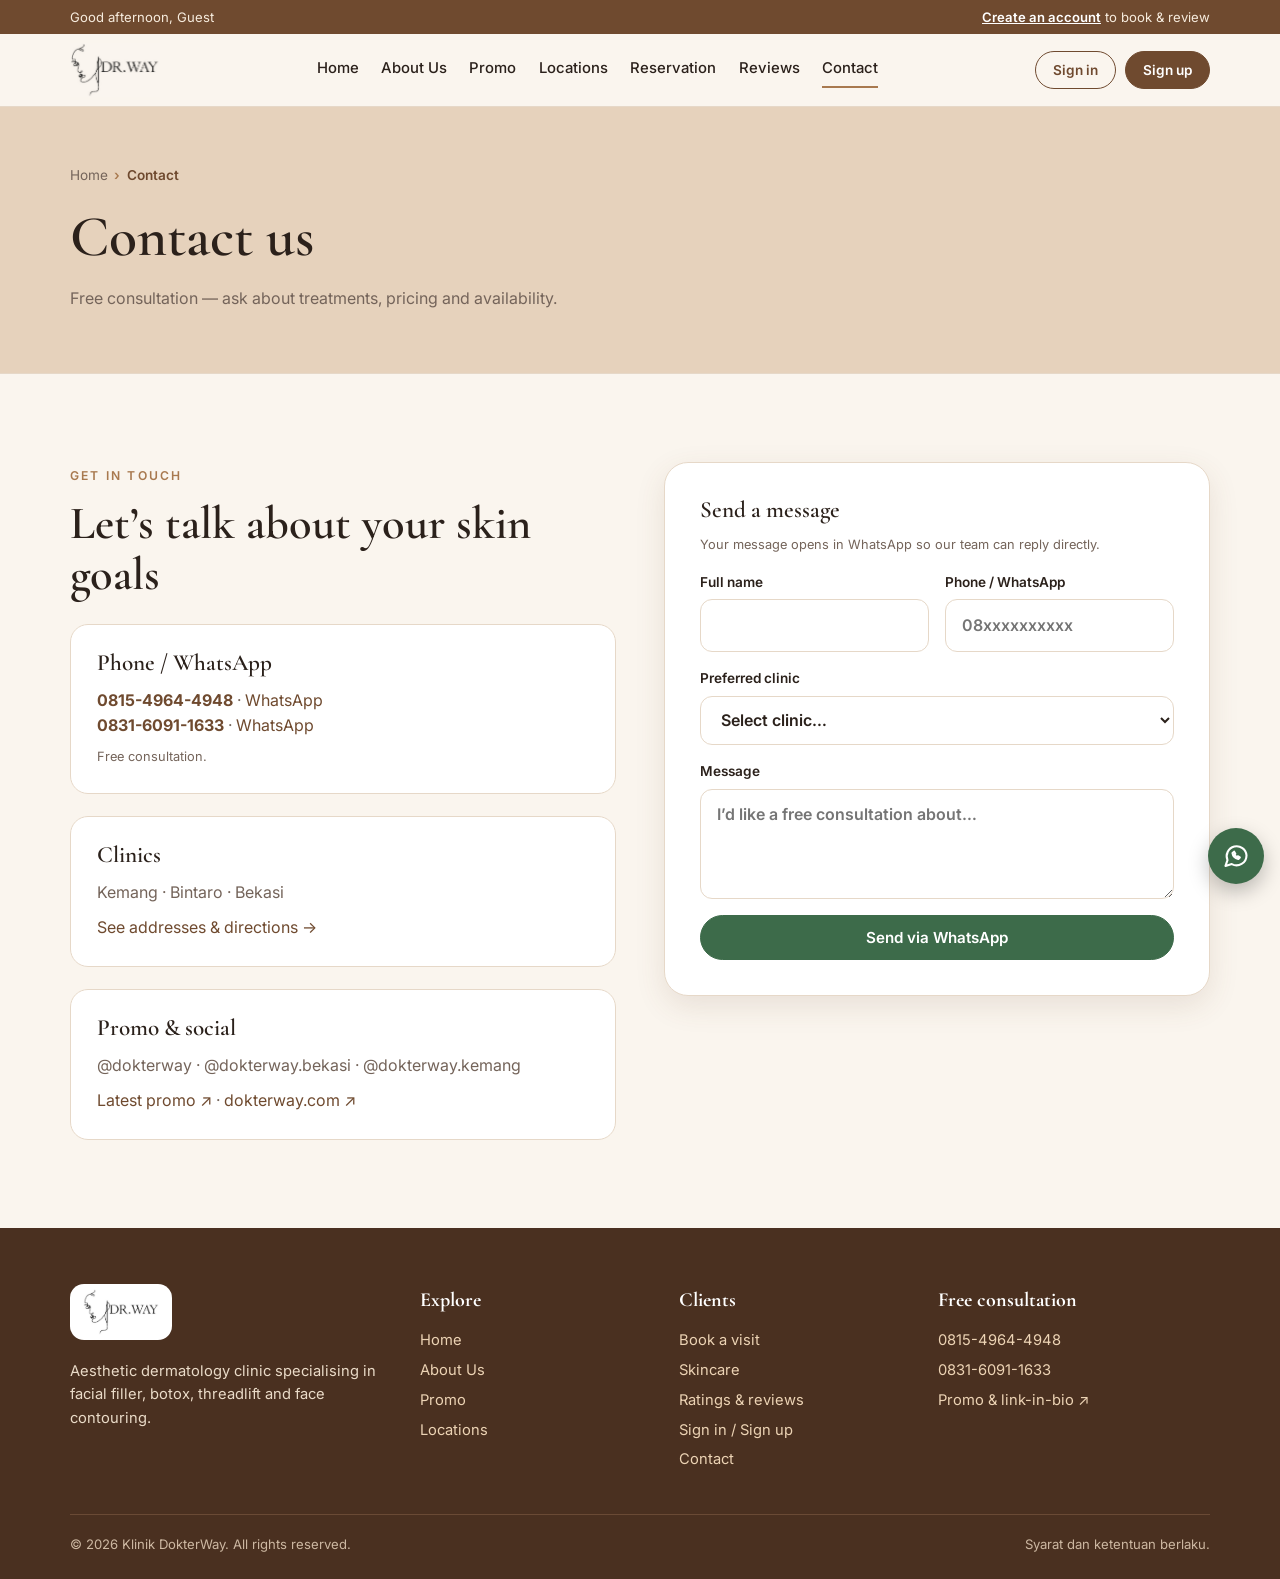
<file: contact.html>
<!doctype html>
<html lang="en">
<head>
<meta charset="utf-8">
<meta name="viewport" content="width=device-width,initial-scale=1,viewport-fit=cover">
<meta name="theme-color" content="#6f4a2f">
<link rel="icon" href="assets/logo.png">
<title>Contact – DokterWay Clinic · Free Consultation</title>
<meta name="description" content="Contact DokterWay clinic for a free consultation. Call or WhatsApp 081549644948 / 083160911633.">
<link rel="preconnect" href="https://fonts.googleapis.com"><link rel="preconnect" href="https://fonts.gstatic.com" crossorigin>
<link href="https://fonts.googleapis.com/css2?family=Cormorant+Garamond:ital,wght@0,500;0,600;0,700;1,500&family=Inter:wght@400;500;600&display=swap" rel="stylesheet">
<link rel="stylesheet" href="styles.css">
</head>
<body data-page="contact">
<header id="site-header"></header>
<main>
<section class="page-hero">
  <div class="container">
    <nav aria-label="Breadcrumb"><ol class="breadcrumbs"><li><a href="index.html">Home</a></li><li aria-current="page">Contact</li></ol></nav>
    <h1>Contact us</h1>
    <p>Free consultation — ask about treatments, pricing and availability.</p>
  </div>
</section>

<section class="section">
  <div class="container split" style="align-items:start">
    <div>
      <span class="eyebrow">Get in touch</span>
      <h2>Let’s talk about your skin goals</h2>
      <div class="grid" style="margin-top:1.4rem">
        <article class="card"><h3>Phone / WhatsApp</h3>
          <p><a href="tel:081549644948"><strong>0815-4964-4948</strong></a> · <a href="https://wa.me/6281549644948" target="_blank" rel="noopener">WhatsApp</a></p>
          <p><a href="tel:083160911633"><strong>0831-6091-1633</strong></a> · <a href="https://wa.me/6283160911633" target="_blank" rel="noopener">WhatsApp</a></p>
          <p class="hint" style="margin-top:.5rem">Free consultation.</p></article>
        <article class="card"><h3>Clinics</h3>
          <p>Kemang · Bintaro · Bekasi</p><p style="margin-top:.6rem"><a href="locations.html">See addresses &amp; directions →</a></p></article>
        <article class="card"><h3>Promo &amp; social</h3>
          <p>@dokterway · @dokterway.bekasi · @dokterway.kemang</p>
          <p style="margin-top:.6rem"><a href="https://msha.ke/dokterway" target="_blank" rel="noopener">Latest promo ↗</a> · <a href="https://www.dokterway.com" target="_blank" rel="noopener">dokterway.com ↗</a></p></article>
      </div>
    </div>
    <div class="form-card">
      <h3>Send a message</h3>
      <p class="hint" style="margin-bottom:1rem">Your message opens in WhatsApp so our team can reply directly.</p>
      <form id="contact-form">
        <div class="row">
          <label>Full name<input name="name" required autocomplete="name"></label>
          <label>Phone / WhatsApp<input name="phone" type="tel" required autocomplete="tel" placeholder="08xxxxxxxxxx"></label>
        </div>
        <label>Preferred clinic<select id="c-clinic" name="clinic"></select></label>
        <label>Message<textarea name="message" required placeholder="I’d like a free consultation about…"></textarea></label>
        <button class="btn wa" type="submit">Send via WhatsApp</button>
      </form>
    </div>
  </div>
</section>
</main>
<footer id="site-footer"></footer>
<script src="app.js"></script>
</body>
</html>
</file>
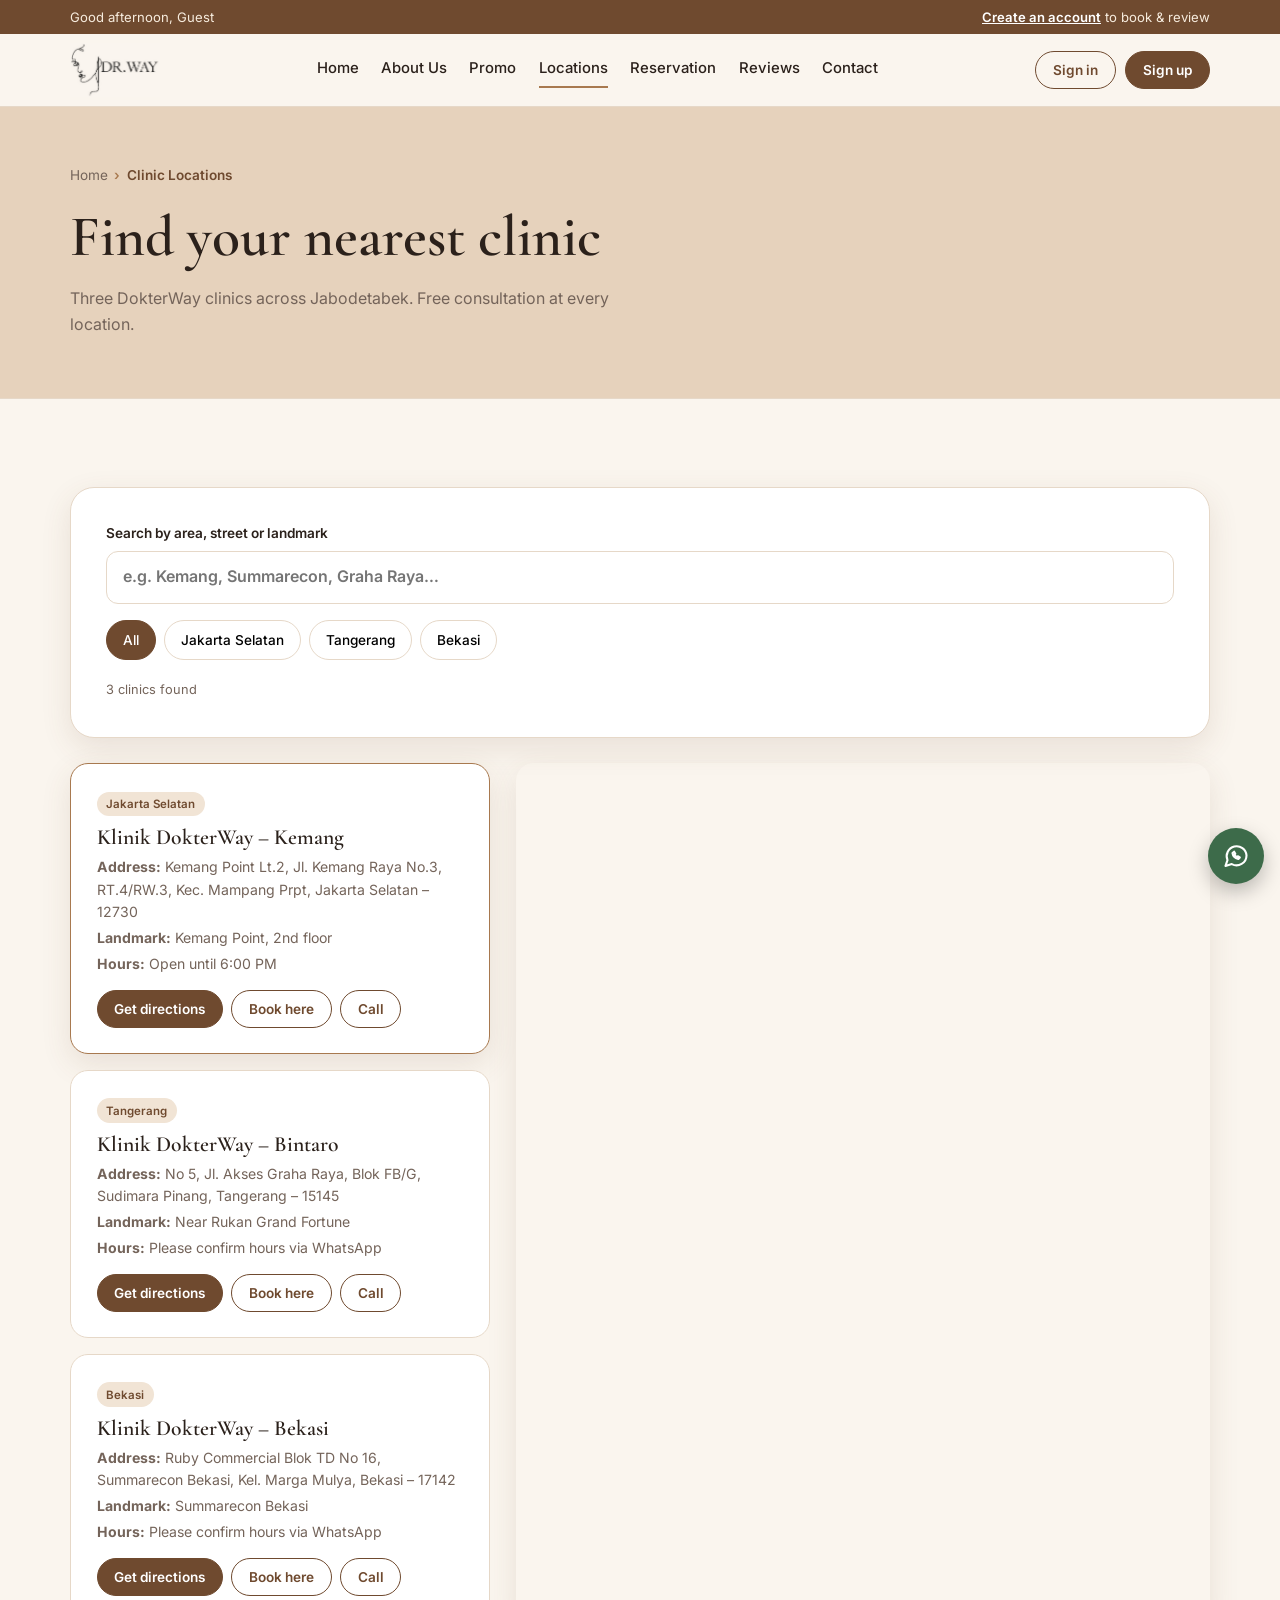
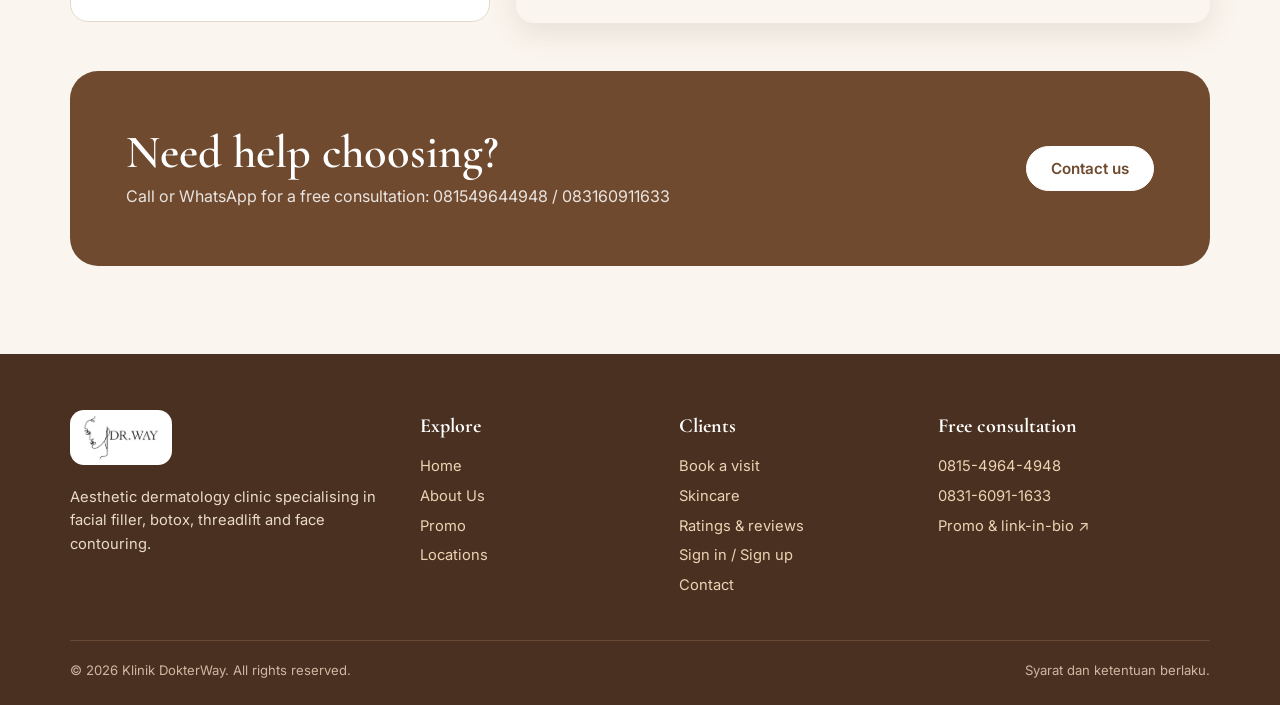
<file: locations.html>
<!doctype html>
<html lang="en">
<head>
<meta charset="utf-8">
<meta name="viewport" content="width=device-width,initial-scale=1,viewport-fit=cover">
<meta name="theme-color" content="#6f4a2f">
<link rel="icon" href="assets/logo.png">
<title>Clinic Locations – DokterWay Kemang, Bintaro, Bekasi</title>
<meta name="description" content="Find a DokterWay clinic: Kemang (Jakarta Selatan), Bintaro (Tangerang) and Bekasi.">
<link rel="preconnect" href="https://fonts.googleapis.com"><link rel="preconnect" href="https://fonts.gstatic.com" crossorigin>
<link href="https://fonts.googleapis.com/css2?family=Cormorant+Garamond:ital,wght@0,500;0,600;0,700;1,500&family=Inter:wght@400;500;600&display=swap" rel="stylesheet">
<link rel="stylesheet" href="styles.css">
</head>
<body data-page="locations">
<header id="site-header"></header>
<main>
<section class="page-hero">
  <div class="container">
    <nav aria-label="Breadcrumb"><ol class="breadcrumbs"><li><a href="index.html">Home</a></li><li aria-current="page">Clinic Locations</li></ol></nav>
    <h1>Find your nearest clinic</h1>
    <p>Three DokterWay clinics across Jabodetabek. Free consultation at every location.</p>
  </div>
</section>

<section class="section">
  <div class="container">
    <div class="form-card" style="margin-bottom:1.6rem">
      <label for="loc-q">Search by area, street or landmark
        <input id="loc-q" type="search" placeholder="e.g. Kemang, Summarecon, Graha Raya…" autocomplete="off">
      </label>
      <div class="chips" id="loc-chips" aria-label="Filter by area"></div>
      <span class="hint" id="loc-count" aria-live="polite"></span>
    </div>
    <div class="loc-layout">
      <div class="loc-list" id="loc-list"></div>
      <iframe id="loc-map" class="map" title="Clinic map" loading="lazy" referrerpolicy="no-referrer-when-downgrade"></iframe>
    </div>

    <div class="cta-band" style="margin-top:3rem">
      <div><h2>Need help choosing?</h2><p>Call or WhatsApp for a free consultation: 081549644948 / 083160911633</p></div>
      <a class="btn" href="contact.html">Contact us</a>
    </div>
  </div>
</section>
</main>
<footer id="site-footer"></footer>
<script src="app.js"></script>
</body>
</html>
</file>
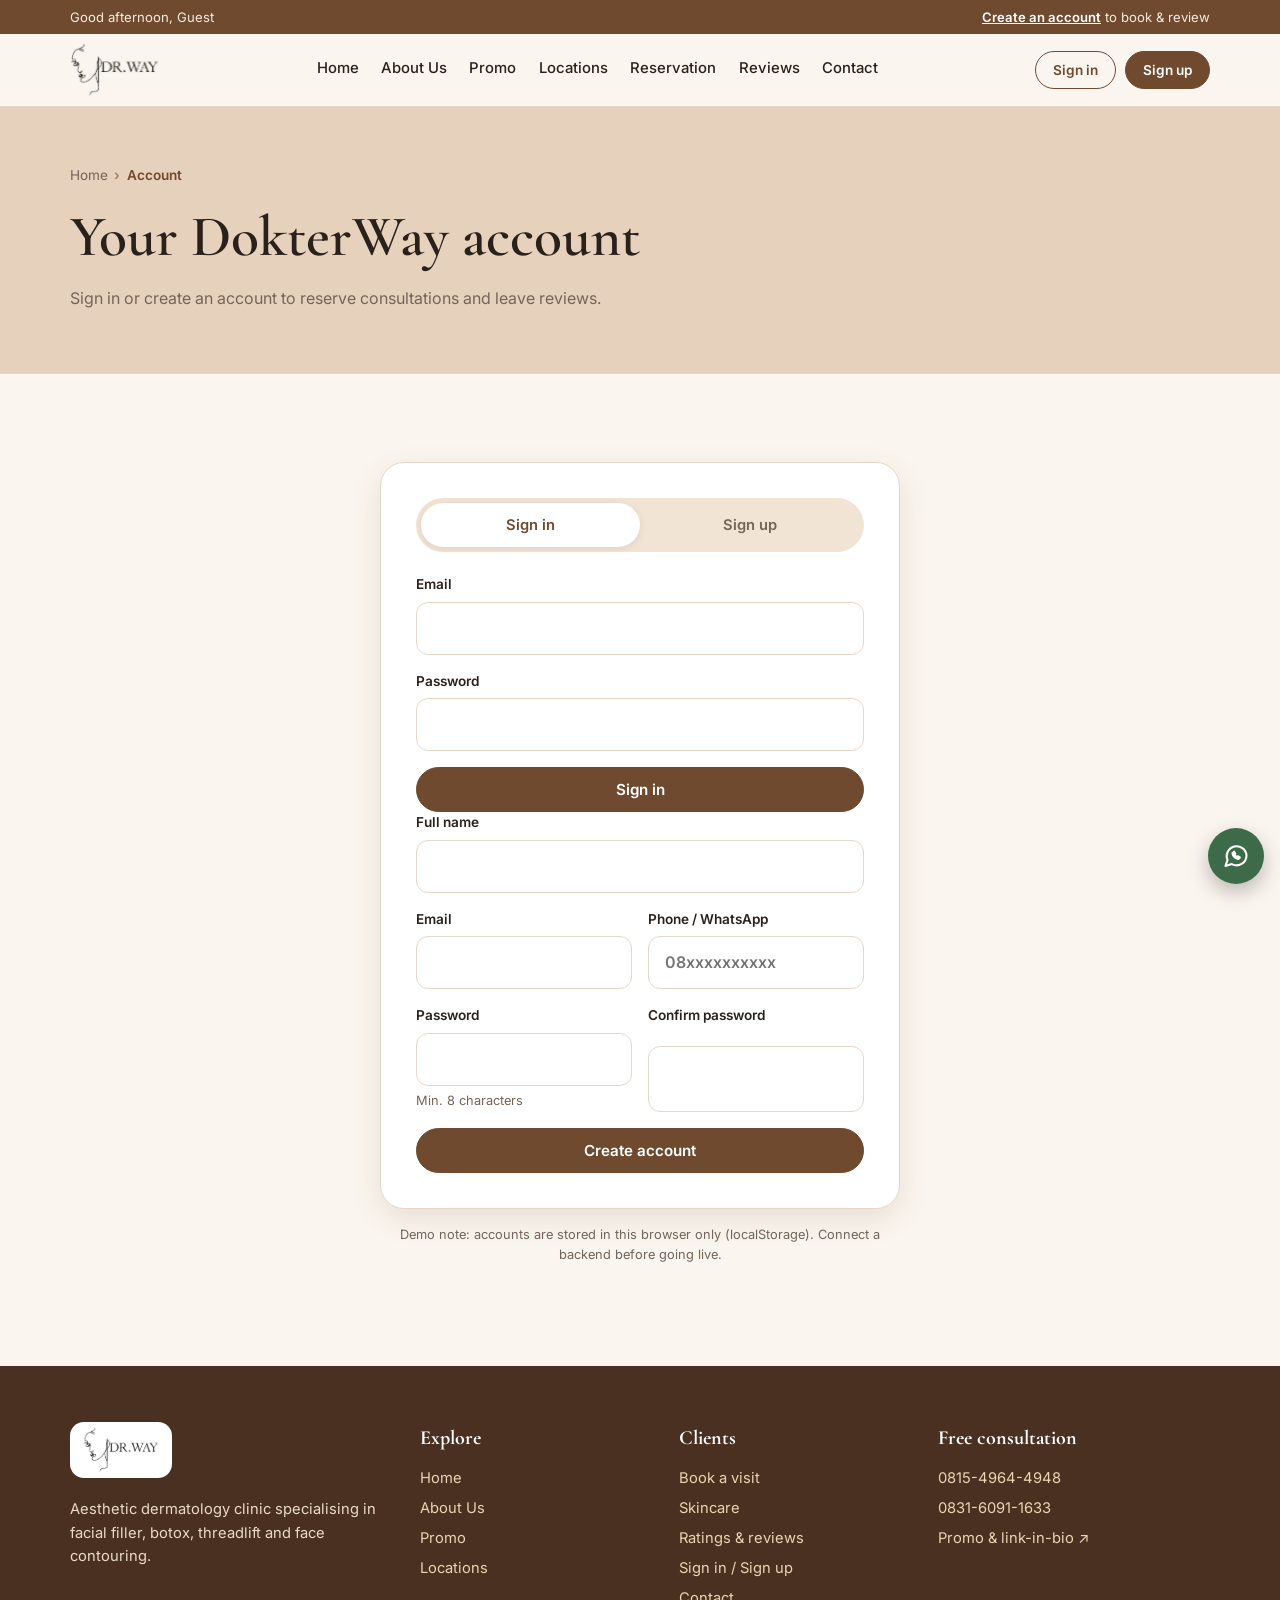
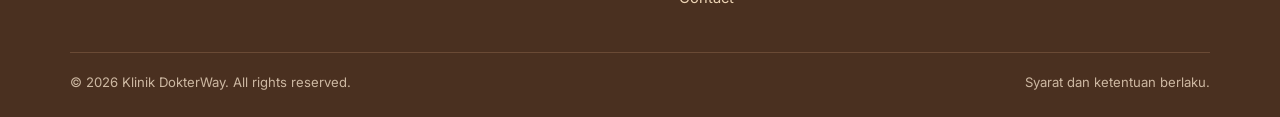
<file: login.html>
<!doctype html>
<html lang="en">
<head>
<meta charset="utf-8">
<meta name="viewport" content="width=device-width,initial-scale=1,viewport-fit=cover">
<meta name="theme-color" content="#6f4a2f">
<link rel="icon" href="assets/logo.png">
<title>Sign in / Sign up – DokterWay Clinic</title>
<link rel="preconnect" href="https://fonts.googleapis.com"><link rel="preconnect" href="https://fonts.gstatic.com" crossorigin>
<link href="https://fonts.googleapis.com/css2?family=Cormorant+Garamond:ital,wght@0,500;0,600;0,700;1,500&family=Inter:wght@400;500;600&display=swap" rel="stylesheet">
<link rel="stylesheet" href="styles.css">
</head>
<body data-page="login">
<header id="site-header"></header>
<main>
<section class="page-hero">
  <div class="container">
    <nav aria-label="Breadcrumb"><ol class="breadcrumbs"><li><a href="index.html">Home</a></li><li aria-current="page">Account</li></ol></nav>
    <h1>Your DokterWay account</h1>
    <p>Sign in or create an account to reserve consultations and leave reviews.</p>
  </div>
</section>
<section class="section">
  <div class="container" style="max-width:520px">
    <div class="form-card" id="auth-box">
      <div class="tabs" role="tablist"><button data-t="login" type="button" role="tab">Sign in</button><button data-t="signup" type="button" role="tab">Sign up</button></div>

      <form id="login-form">
        <label>Email<input name="email" type="email" required autocomplete="email"></label>
        <label>Password<input name="password" type="password" required autocomplete="current-password"></label>
        <div class="msg" role="alert"></div>
        <button class="btn" type="submit">Sign in</button>
      </form>

      <form id="signup-form" hidden>
        <label>Full name<input name="name" required autocomplete="name"></label>
        <div class="row">
          <label>Email<input name="email" type="email" required autocomplete="email"></label>
          <label>Phone / WhatsApp<input name="phone" type="tel" required autocomplete="tel" placeholder="08xxxxxxxxxx"></label>
        </div>
        <div class="row">
          <label>Password<input name="password" type="password" required minlength="8" autocomplete="new-password"><span class="hint">Min. 8 characters</span></label>
          <label>Confirm password<input name="confirm" type="password" required autocomplete="new-password"></label>
        </div>
        <div class="msg" role="alert"></div>
        <button class="btn" type="submit">Create account</button>
      </form>
    </div>
    <p class="hint center" style="margin-top:1rem">Demo note: accounts are stored in this browser only (localStorage). Connect a backend before going live.</p>
  </div>
</section>
</main>
<footer id="site-footer"></footer>
<script src="app.js"></script>
</body>
</html>
</file>
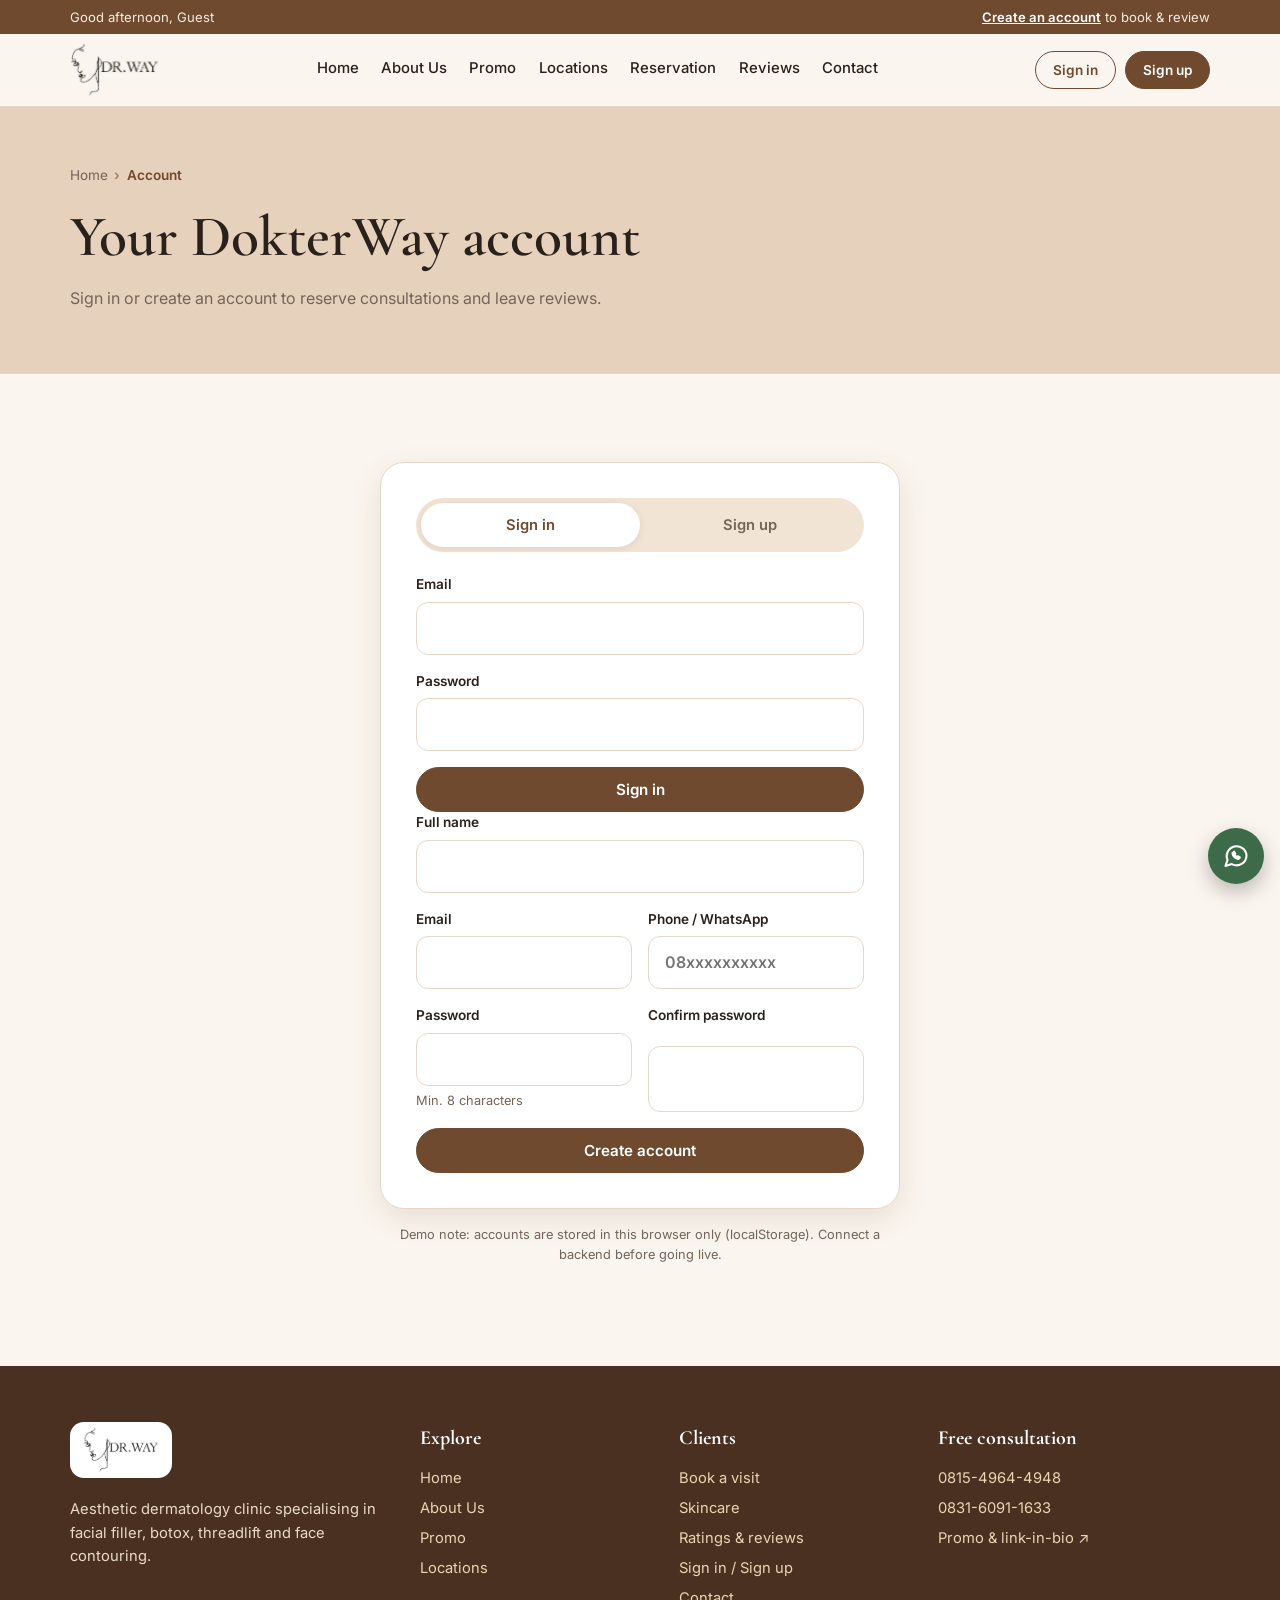
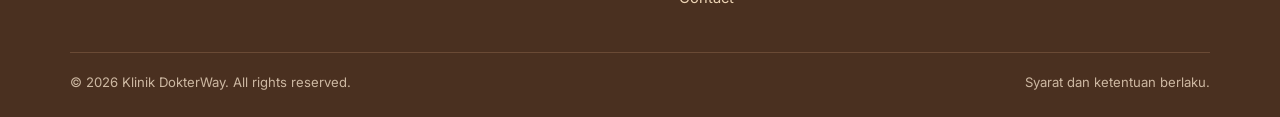
<file: reservation.html>
<!doctype html>
<html lang="en">
<head>
<meta charset="utf-8">
<meta name="viewport" content="width=device-width,initial-scale=1,viewport-fit=cover">
<meta name="theme-color" content="#6f4a2f">
<link rel="icon" href="assets/logo.png">
<title>Reservation – DokterWay Clinic</title>
<meta name="description" content="Reserve a free consultation or treatment at DokterWay Kemang, Bintaro or Bekasi.">
<link rel="preconnect" href="https://fonts.googleapis.com"><link rel="preconnect" href="https://fonts.gstatic.com" crossorigin>
<link href="https://fonts.googleapis.com/css2?family=Cormorant+Garamond:ital,wght@0,500;0,600;0,700;1,500&family=Inter:wght@400;500;600&display=swap" rel="stylesheet">
<link rel="stylesheet" href="styles.css">
</head>
<body data-page="reservation">
<header id="site-header"></header>
<main>
<section class="page-hero">
  <div class="container">
    <nav aria-label="Breadcrumb"><ol class="breadcrumbs"><li><a href="index.html">Home</a></li><li aria-current="page">Reservation</li></ol></nav>
    <h1>Reserve your visit</h1>
    <p>Choose a clinic, treatment and time. Consultation is free.</p>
  </div>
</section>
<section class="section">
  <div class="container grid" style="grid-template-columns:1.2fr .8fr;align-items:start" id="res-grid">
    <div class="form-card">
      <h3>New reservation</h3>
      <form id="res-form">
        <div class="row">
          <label>Full name<input name="name" required></label>
          <label>Phone / WhatsApp<input name="phone" type="tel" required placeholder="08xxxxxxxxxx"></label>
        </div>
        <div class="row">
          <label>Clinic<select name="clinic" required></select></label>
          <label>Treatment<select name="treatment"></select></label>
        </div>
        <label>Date<input name="date" type="date" required></label>
        <div><div style="font-size:.85rem;font-weight:600;margin-bottom:.4rem">Time</div><div class="slots" id="slots"></div>
          <span class="hint">Greyed-out slots are unavailable.</span></div>
        <label>Notes (optional)<textarea name="notes" placeholder="Concerns, questions, allergies…"></textarea></label>
        <div class="msg" role="alert"></div>
        <button class="btn" type="submit">Request reservation</button>
        <a class="btn wa" id="res-wa" href="#" target="_blank" rel="noopener" hidden>Send confirmation on WhatsApp</a>
        <div class="notice">Your request is saved here, and the clinic team confirms the final time via WhatsApp or phone.</div>
      </form>
    </div>
    <aside>
      <h3>My reservations</h3>
      <div class="grid" id="my-res"></div>
    </aside>
  </div>
</section>
</main>
<footer id="site-footer"></footer>
<style>@media(max-width:960px){#res-grid{grid-template-columns:1fr!important}}</style>
<script src="app.js"></script>
</body>
</html>
</file>
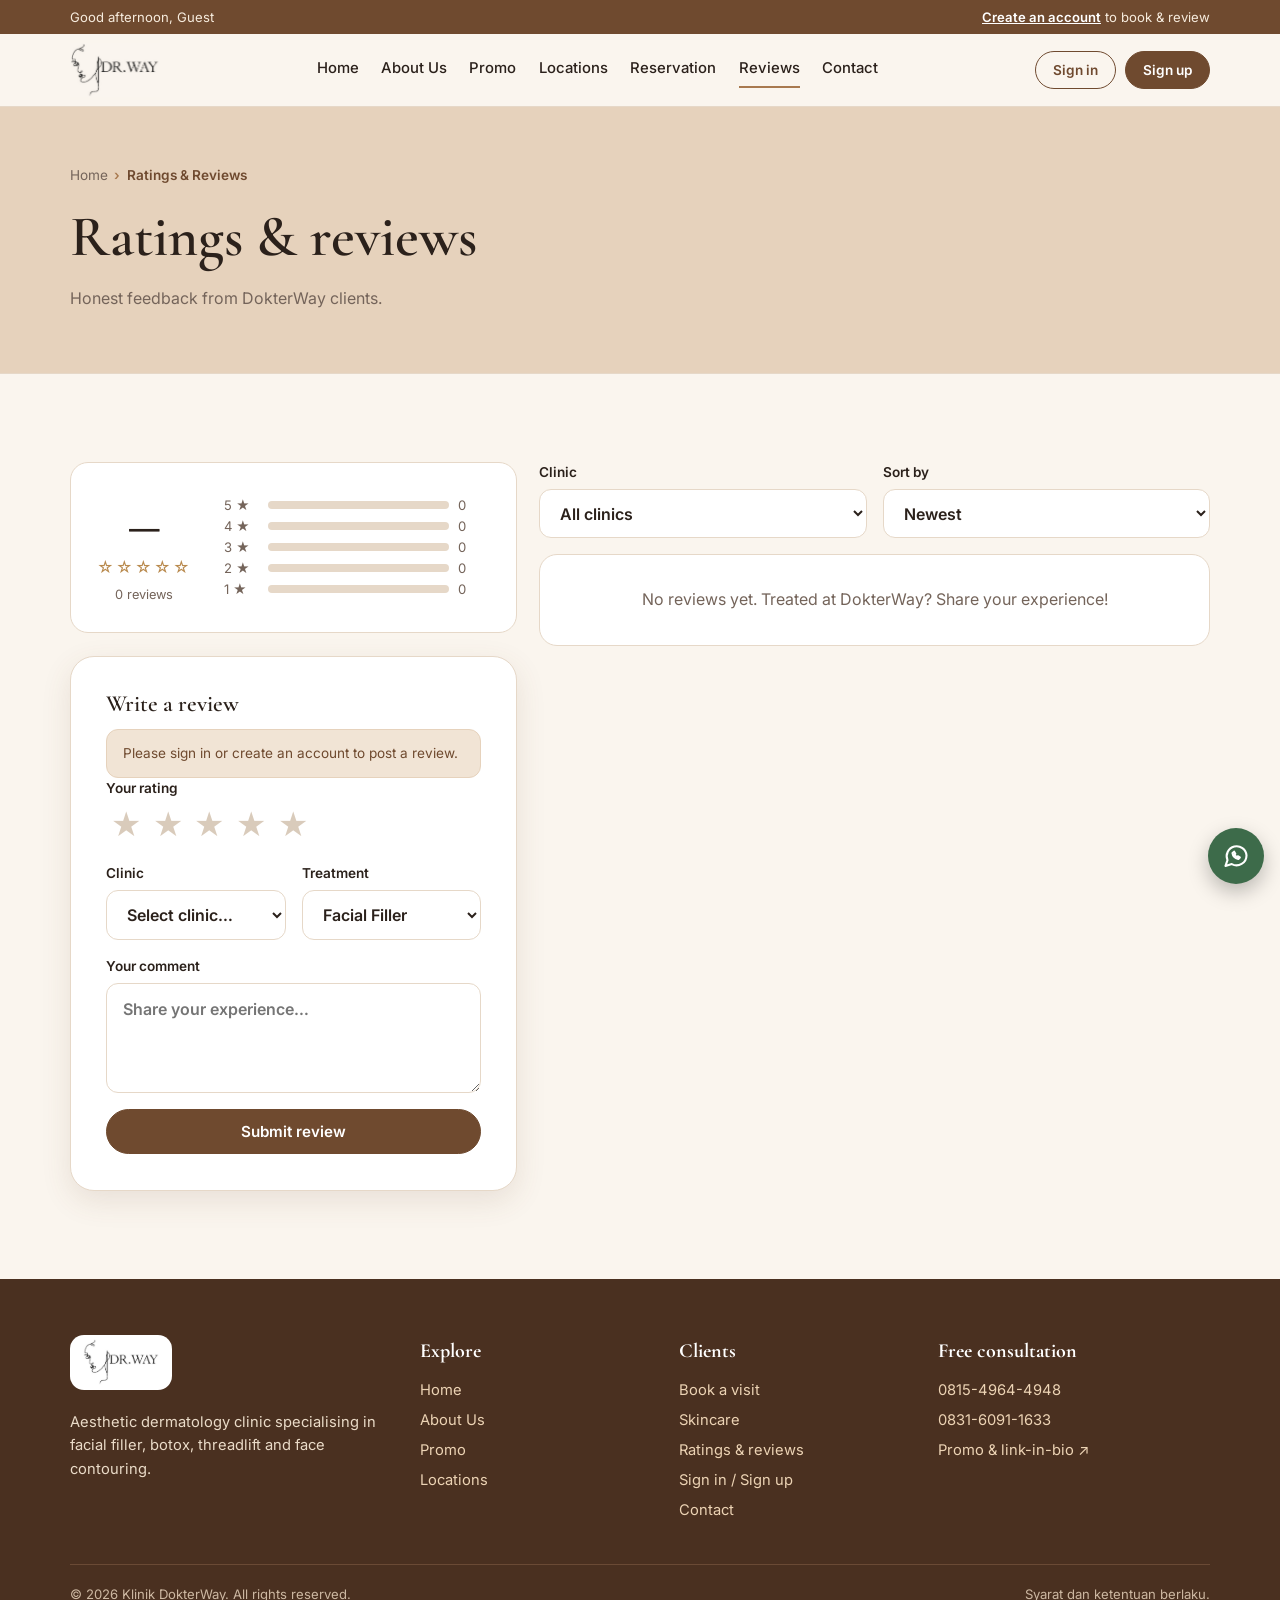
<file: reviews.html>
<!doctype html>
<html lang="en">
<head>
<meta charset="utf-8">
<meta name="viewport" content="width=device-width,initial-scale=1,viewport-fit=cover">
<meta name="theme-color" content="#6f4a2f">
<link rel="icon" href="assets/logo.png">
<title>Ratings &amp; Reviews – DokterWay Clinic</title>
<meta name="description" content="Read and share ratings and reviews for DokterWay clinic.">
<link rel="preconnect" href="https://fonts.googleapis.com"><link rel="preconnect" href="https://fonts.gstatic.com" crossorigin>
<link href="https://fonts.googleapis.com/css2?family=Cormorant+Garamond:ital,wght@0,500;0,600;0,700;1,500&family=Inter:wght@400;500;600&display=swap" rel="stylesheet">
<link rel="stylesheet" href="styles.css">
</head>
<body data-page="reviews">
<header id="site-header"></header>
<main>
<section class="page-hero">
  <div class="container">
    <nav aria-label="Breadcrumb"><ol class="breadcrumbs"><li><a href="index.html">Home</a></li><li aria-current="page">Ratings &amp; Reviews</li></ol></nav>
    <h1>Ratings &amp; reviews</h1>
    <p>Honest feedback from DokterWay clients.</p>
  </div>
</section>
<section class="section">
  <div class="container grid" style="grid-template-columns:.8fr 1.2fr;align-items:start" id="rev-grid">
    <div class="grid">
      <div class="card">
        <div class="summary">
          <div class="center"><div class="big-score" id="avg">–</div><div class="stars" id="avg-stars"></div><small id="avg-count" class="hint"></small></div>
          <div id="bars"></div>
        </div>
      </div>
      <div class="form-card">
        <h3>Write a review</h3>
        <div id="rev-gate" class="notice" hidden>Please <a href="login.html?next=reviews.html">sign in</a> or <a href="login.html?tab=signup&next=reviews.html">create an account</a> to post a review.</div>
        <form id="rev-form">
          <div><div style="font-size:.85rem;font-weight:600;margin-bottom:.2rem">Your rating</div><div class="star-input" id="star-input"></div></div>
          <div class="row">
            <label>Clinic<select name="clinic" required></select></label>
            <label>Treatment<select name="treatment"></select></label>
          </div>
          <label>Your comment<textarea name="comment" required maxlength="800" placeholder="Share your experience…"></textarea></label>
          <div class="msg" role="alert"></div>
          <button class="btn" type="submit">Submit review</button>
        </form>
      </div>
    </div>
    <div>
      <div class="row" style="margin-bottom:1rem">
        <label>Clinic<select id="rv-clinic"></select></label>
        <label>Sort by<select id="rv-sort"><option value="new">Newest</option><option value="high">Highest rating</option><option value="low">Lowest rating</option></select></label>
      </div>
      <div class="grid" id="rev-list"></div>
    </div>
  </div>
</section>
</main>
<footer id="site-footer"></footer>
<style>@media(max-width:960px){#rev-grid{grid-template-columns:1fr!important}}</style>
<script src="app.js"></script>
</body>
</html>
</file>
<file: styles.css>
:root{
  /* flat palette: browns + light browns only */
  --bg:#faf5ee; --paper:#ffffff; --peach:#f1e4d5; --sand:#e6d2bc;
  --rose:#a8794f; --rose-dark:#6f4a2f;
  --ink:#2b211b; --muted:#74645a; --line:#e6d8c8; --ok:#4f7a4a; --warn:#a4532c;
  --radius:18px; --shadow:0 10px 30px rgba(111,74,47,.12);
  --serif:'Cormorant Garamond',Georgia,serif; --sans:'Inter',system-ui,-apple-system,Segoe UI,Roboto,sans-serif;
  --ease:cubic-bezier(.22,1,.36,1);
}
*{box-sizing:border-box;-webkit-tap-highlight-color:transparent}
html{scroll-behavior:smooth;-webkit-text-size-adjust:100%}
body{margin:0;font-family:var(--sans);color:var(--ink);background:var(--bg);line-height:1.6;-webkit-font-smoothing:antialiased;overflow-x:hidden;padding-bottom:env(safe-area-inset-bottom)}
img,iframe{max-width:100%}
a{color:var(--rose-dark);text-decoration:none;transition:color .3s var(--ease)}
a:hover{text-decoration:underline}
h1,h2,h3{font-family:var(--serif);line-height:1.1;margin:0 0 .5em;font-weight:600}
h1{font-size:clamp(2.3rem,7vw,4.4rem)}
h2{font-size:clamp(1.8rem,5vw,2.9rem)}
h3{font-size:1.45rem}
p{margin:0 0 1em}
.container{width:min(1140px,92%);margin-inline:auto}
.section{padding:clamp(2.6rem,7vw,5.5rem) 0}
.section.alt{background:var(--peach)}
.eyebrow{display:inline-block;font-size:.76rem;letter-spacing:.18em;text-transform:uppercase;color:var(--rose);font-weight:600;margin-bottom:.8rem}
.lead{font-size:1.08rem;color:var(--muted);max-width:60ch}
.center{text-align:center}.center .lead{margin-inline:auto}

/* greeting bar + header */
.site-header{position:sticky;top:0;z-index:50;background:rgba(250,245,238,.94);-webkit-backdrop-filter:blur(10px);backdrop-filter:blur(10px);border-bottom:1px solid var(--line)}
.greet-bar{background:var(--rose-dark);color:#f7ecde;font-size:.82rem}
.greet-bar .container{display:flex;justify-content:space-between;align-items:center;gap:1rem;min-height:34px}
.greet-bar a{color:#fff;text-decoration:underline;font-weight:600}
.greet-bar strong{font-weight:600;color:#fff}
.greet-text{animation:fadeIn .8s var(--ease) both}
.nav{display:flex;align-items:center;justify-content:space-between;gap:1rem;height:72px}
.brand{display:flex;align-items:center}
.brand:hover{text-decoration:none}
.logo-img{height:54px;width:auto;display:block;mix-blend-mode:multiply}
.nav-links{display:flex;gap:1.4rem;align-items:center}
.nav-links a{color:var(--ink);font-size:.93rem;font-weight:500;padding:.3rem 0;border-bottom:2px solid transparent;transition:border-color .35s var(--ease),color .35s var(--ease)}
.nav-links a:hover,.nav-links a.active{border-color:var(--rose);text-decoration:none}
.nav-links .m-only{display:none}
.nav-auth{display:flex;align-items:center;gap:.6rem}
.burger{display:none;background:none;border:0;width:44px;height:44px;cursor:pointer;color:var(--ink);position:relative}
.burger span,.burger span::before,.burger span::after{position:absolute;left:11px;width:22px;height:2px;background:currentColor;border-radius:2px;transition:transform .45s var(--ease),opacity .3s var(--ease),top .45s var(--ease)}
.burger span{top:21px}.burger span::before{content:"";top:-7px;left:0}.burger span::after{content:"";top:7px;left:0}
.burger[aria-expanded=true] span{background:transparent}
.burger[aria-expanded=true] span::before{top:0;transform:rotate(45deg)}
.burger[aria-expanded=true] span::after{top:0;transform:rotate(-45deg)}

/* buttons */
.btn{display:inline-flex;align-items:center;justify-content:center;gap:.5rem;min-height:44px;padding:.75rem 1.5rem;border-radius:999px;border:1.5px solid var(--rose-dark);background:var(--rose-dark);color:#fff;font:600 .95rem var(--sans);cursor:pointer;transition:background-color .35s var(--ease),color .35s var(--ease),border-color .35s var(--ease),transform .35s var(--ease),box-shadow .35s var(--ease)}
.btn:hover{background:var(--rose);border-color:var(--rose);text-decoration:none;transform:translateY(-2px);box-shadow:0 8px 18px rgba(111,74,47,.2)}
.btn:active{transform:translateY(0)}
.btn.ghost{background:transparent;color:var(--rose-dark);box-shadow:none}
.btn.ghost:hover{background:var(--rose-dark);color:#fff}
.btn.sm{min-height:38px;padding:.45rem 1.05rem;font-size:.85rem}
.btn.wa{background:#3d6b4a;border-color:#3d6b4a}
.btn[disabled]{opacity:.5;cursor:not-allowed}

/* hero */
.hero{position:relative;overflow:hidden;background:var(--sand)}
.hero .container{display:grid;grid-template-columns:1.1fr .9fr;gap:3rem;align-items:center;padding:clamp(2.6rem,8vw,6rem) 0}
.hero h1 em{font-style:italic;color:var(--rose-dark)}
.hero-cta{display:flex;flex-wrap:wrap;gap:.8rem;margin-top:1.6rem}
.hero-photo{position:relative;aspect-ratio:4/5;border-radius:260px 260px 24px 24px;background:url(assets/hero.jpg) center/cover,#f4e8da;box-shadow:var(--shadow);display:grid;place-items:center}
.hero-photo .mark{width:68%;mix-blend-mode:multiply}
.badge{position:absolute;background:#fff;border-radius:14px;padding:.7rem 1rem;box-shadow:var(--shadow);font-size:.85rem;font-weight:600;animation:float 6s ease-in-out infinite}
.badge small{display:block;color:var(--muted);font-weight:400}
.badge.b1{left:-8%;bottom:14%}.badge.b2{right:-4%;top:12%;animation-delay:-3s}

.page-hero{background:var(--sand);padding:clamp(2rem,5vw,3.6rem) 0 clamp(2.2rem,5vw,3.8rem);border-bottom:1px solid var(--line)}
.page-hero h1{font-size:clamp(2.1rem,6vw,3.6rem);margin-bottom:.3em}
.page-hero p{color:var(--muted);max-width:60ch;margin:0}
.breadcrumbs{list-style:none;display:flex;flex-wrap:wrap;gap:.4rem;padding:0;margin:0 0 1.2rem;font-size:.85rem;color:var(--muted)}
.breadcrumbs li+li::before{content:"›";margin-right:.4rem;color:var(--rose)}
.breadcrumbs a{color:var(--muted)}
.breadcrumbs [aria-current]{color:var(--rose-dark);font-weight:600}

/* cards */
.grid{display:grid;gap:1.4rem}
.g2{grid-template-columns:repeat(2,1fr)}.g3{grid-template-columns:repeat(3,1fr)}.g4{grid-template-columns:repeat(4,1fr)}
.card{background:var(--paper);border:1px solid var(--line);border-radius:var(--radius);padding:1.6rem;transition:box-shadow .5s var(--ease),transform .5s var(--ease),border-color .5s var(--ease)}
.card:hover{box-shadow:var(--shadow);transform:translateY(-4px)}
.card .ico{width:48px;height:48px;border-radius:14px;background:var(--peach);display:grid;place-items:center;font-size:1.4rem;margin-bottom:1rem;color:var(--rose-dark);font-family:var(--serif);font-weight:600}
.card p{color:var(--muted);margin:0}
.chips{display:flex;flex-wrap:wrap;gap:.5rem;margin:1rem 0}
.chip{border:1px solid var(--line);background:#fff;border-radius:999px;padding:.5rem 1rem;min-height:40px;font:500 .85rem var(--sans);cursor:pointer;transition:background-color .3s var(--ease),color .3s var(--ease)}
.chip.on{background:var(--rose-dark);color:#fff;border-color:var(--rose-dark)}
.split{display:grid;grid-template-columns:1fr 1fr;gap:3rem;align-items:center}
.panel{background:#f4e8da center/cover;border-radius:var(--radius);min-height:360px;display:grid;place-items:center;box-shadow:var(--shadow)}
.panel .mark{width:min(340px,72%);mix-blend-mode:multiply}
.checks{list-style:none;padding:0;margin:1rem 0}
.checks li{padding-left:1.7rem;position:relative;margin:.5rem 0}
.checks li::before{content:"✓";position:absolute;left:0;color:var(--rose);font-weight:700}
.cta-band{background:var(--rose-dark);color:#fff;border-radius:28px;padding:clamp(1.6rem,5vw,3.5rem);display:flex;flex-wrap:wrap;gap:1.5rem;align-items:center;justify-content:space-between}
.cta-band h2{color:#fff;margin:0}.cta-band p{margin:.4rem 0 0;opacity:.85}
.cta-band .btn{background:#fff;color:var(--rose-dark);border-color:#fff}
.cta-band .btn:hover{background:var(--peach)}

/* forms */
form{display:grid;gap:1rem}
.row{display:grid;grid-template-columns:1fr 1fr;gap:1rem}
label{font-size:.85rem;font-weight:600;display:grid;gap:.35rem}
input,select,textarea{font:inherit;font-size:16px;padding:.8rem 1rem;min-height:48px;border:1.5px solid var(--line);border-radius:12px;background:#fff;color:var(--ink);width:100%;transition:border-color .3s var(--ease),box-shadow .3s var(--ease)}
input:focus,select:focus,textarea:focus{outline:none;border-color:var(--rose);box-shadow:0 0 0 3px rgba(168,121,79,.2)}
textarea{min-height:110px;resize:vertical}
.form-card{background:#fff;border:1px solid var(--line);border-radius:24px;padding:clamp(1.2rem,3vw,2.2rem);box-shadow:var(--shadow)}
.tabs{display:flex;background:var(--peach);border-radius:999px;padding:.3rem;margin-bottom:1.4rem}
.tabs button{flex:1;min-height:44px;border:0;background:transparent;padding:.6rem;border-radius:999px;font:600 .92rem var(--sans);cursor:pointer;color:var(--muted);transition:background-color .35s var(--ease),color .35s var(--ease),box-shadow .35s var(--ease)}
.tabs button.on{background:#fff;color:var(--rose-dark);box-shadow:0 2px 8px rgba(0,0,0,.08)}
.msg{padding:.8rem 1rem;border-radius:12px;font-size:.9rem;display:none}
.msg.err{display:block;background:#f8e6dc;color:var(--warn);animation:fadeIn .4s var(--ease)}
.msg.ok{display:block;background:#e9efe0;color:var(--ok);animation:fadeIn .4s var(--ease)}
.hint{font-size:.8rem;color:var(--muted);font-weight:400}
.notice{background:var(--peach);border:1px solid var(--sand);border-radius:12px;padding:.8rem 1rem;font-size:.85rem;color:var(--rose-dark)}

/* locations */
.loc-layout{display:grid;grid-template-columns:420px 1fr;gap:1.6rem;align-items:start}
.loc-list{display:grid;gap:1rem}
.loc{cursor:pointer;border:1.5px solid var(--line)}
.loc.sel{border-color:var(--rose);box-shadow:var(--shadow)}
.loc h3{font-size:1.35rem;margin-bottom:.4rem}
.loc .meta{font-size:.88rem;color:var(--muted);margin:.2rem 0}
.loc .actions{display:flex;flex-wrap:wrap;gap:.5rem;margin-top:.9rem}
.map{width:100%;height:100%;min-height:520px;border:0;border-radius:var(--radius);box-shadow:var(--shadow);position:sticky;top:120px}
.tag{display:inline-block;font-size:.72rem;padding:.2rem .6rem;border-radius:999px;background:var(--peach);color:var(--rose-dark);font-weight:600}
.empty{text-align:center;color:var(--muted);padding:2rem}

/* reviews */
.stars{color:#b98a4e;letter-spacing:2px;white-space:nowrap}
.star-input{display:flex;gap:.1rem}
.star-input button{background:none;border:0;font-size:2.1rem;color:#d9cbbb;cursor:pointer;padding:.1rem .15rem;line-height:1;min-width:40px;min-height:44px;transition:color .25s var(--ease),transform .25s var(--ease)}
.star-input button:hover{transform:scale(1.12)}
.star-input button.on{color:#b98a4e}
.review{display:grid;gap:.4rem}
.review header{display:flex;justify-content:space-between;gap:1rem;flex-wrap:wrap}
.review .who{font-weight:600}
.review small{color:var(--muted)}
.summary{display:grid;grid-template-columns:auto 1fr;gap:2rem;align-items:center}
.big-score{font-family:var(--serif);font-size:4.2rem;line-height:1}
.bar{display:grid;grid-template-columns:2.2rem 1fr 2rem;gap:.6rem;align-items:center;font-size:.82rem;color:var(--muted)}
.bar i{display:block;height:8px;border-radius:99px;background:var(--line);overflow:hidden}
.bar i b{display:block;height:100%;background:var(--rose);transition:width .8s var(--ease)}

/* reservations */
.res{display:flex;justify-content:space-between;gap:1rem;flex-wrap:wrap;align-items:center}
.res .st{font-size:.75rem;font-weight:700;color:var(--ok);background:#e9efe0;padding:.2rem .6rem;border-radius:99px}
.slots{display:grid;grid-template-columns:repeat(4,1fr);gap:.5rem}
.slot{min-height:44px;padding:.6rem;border:1.5px solid var(--line);border-radius:10px;background:#fff;font:600 .85rem var(--sans);cursor:pointer;transition:background-color .3s var(--ease),color .3s var(--ease),border-color .3s var(--ease)}
.slot.on{background:var(--rose-dark);color:#fff;border-color:var(--rose-dark)}
.slot[disabled]{opacity:.4;text-decoration:line-through;cursor:not-allowed}

/* footer */
.site-footer{background:#4a3020;color:#eadbc8;padding:3.5rem 0 1.5rem}
.site-footer a{color:#ecd3b4}
.foot{display:grid;grid-template-columns:1.4fr 1fr 1fr 1.2fr;gap:2rem}
.foot h4{font-family:var(--serif);font-size:1.25rem;margin:0 0 .8rem;color:#fff}
.foot ul{list-style:none;padding:0;margin:0}.foot li{margin:.4rem 0;font-size:.92rem}
.foot-logo{display:inline-block;background:#fff;border-radius:14px;padding:.3rem .8rem}
.foot-logo .logo-img{height:46px}
.copy{border-top:1px solid #6a4a35;margin-top:2.2rem;padding-top:1.2rem;font-size:.82rem;color:#cdb8a2;display:flex;justify-content:space-between;flex-wrap:wrap;gap:.5rem}
.toast{position:fixed;left:50%;bottom:calc(24px + env(safe-area-inset-bottom));transform:translate(-50%,40px);background:#3a2618;color:#fff;padding:.85rem 1.4rem;border-radius:999px;opacity:0;pointer-events:none;transition:opacity .4s var(--ease),transform .5s var(--ease);z-index:99;font-size:.9rem;max-width:92vw;text-align:center}
.toast.show{opacity:1;transform:translate(-50%,0)}
.wa-float{position:fixed;right:16px;bottom:calc(16px + env(safe-area-inset-bottom));width:56px;height:56px;border-radius:50%;background:#3d6b4a;color:#fff;display:grid;place-items:center;font-size:1.6rem;box-shadow:0 8px 20px rgba(0,0,0,.25);z-index:40;transition:transform .4s var(--ease)}
.wa-float:hover{text-decoration:none;transform:scale(1.08)}

/* promo + skincare */
.promo-grid{display:grid;grid-template-columns:repeat(3,1fr);gap:1.6rem;margin-top:2.2rem;align-items:start}
.promo-card{background:#fff;border:1px solid var(--line);border-radius:var(--radius);overflow:hidden;transition:box-shadow .5s var(--ease),transform .5s var(--ease)}
.promo-card:hover{box-shadow:var(--shadow);transform:translateY(-4px)}
.promo-img,.skin-img{display:block;position:relative;width:100%;padding:0;border:0;background:var(--peach);cursor:zoom-in;overflow:hidden}
.promo-img img,.skin-img img{display:block;width:100%;height:auto;transition:transform .8s var(--ease),opacity .5s var(--ease),filter .5s var(--ease)}
.promo-img:hover img,.skin-img:hover img{transform:scale(1.03)}
.ribbon{position:absolute;top:12px;left:12px;z-index:2;background:var(--rose-dark);color:#fff;font-size:.75rem;font-weight:600;padding:.3rem .8rem;border-radius:999px;box-shadow:0 4px 12px rgba(0,0,0,.2)}
.ribbon.ended{background:#4a3020}
.is-ended .promo-img img{opacity:.6;filter:saturate(.6)}
.promo-body{padding:1.2rem 1.3rem 1.4rem}
.promo-body h3{font-size:1.35rem;margin-bottom:.3rem}
.promo-body p{color:var(--muted);font-size:.92rem;margin-bottom:.9rem}
.promo-body .actions{display:flex;flex-wrap:wrap;gap:.5rem}
.skin-posters{display:grid;grid-template-columns:repeat(2,1fr);gap:1.4rem;margin-top:2rem;max-width:860px;margin-inline:auto}
.skin-img{border-radius:var(--radius);box-shadow:var(--shadow)}
.lightbox{position:fixed;inset:0;z-index:120;background:rgba(43,26,15,.88);display:grid;place-items:center;padding:1rem;opacity:0;transition:opacity .4s var(--ease)}
.lightbox.show{opacity:1}
.lightbox img{max-width:min(94vw,720px);max-height:90vh;width:auto;height:auto;border-radius:14px;box-shadow:0 20px 60px rgba(0,0,0,.5);transform:scale(.96);transition:transform .5s var(--ease)}
.lightbox.show img{transform:none}
.lb-close{position:absolute;top:max(14px,env(safe-area-inset-top));right:16px;width:44px;height:44px;border-radius:50%;border:0;background:#fff;color:var(--ink);font-size:1.7rem;line-height:1;cursor:pointer}

/* smooth reveal (only when JS is running) */
.js .reveal{opacity:0;transform:translateY(22px);transition:opacity .9s var(--ease),transform .9s var(--ease);transition-delay:var(--d,0s);will-change:opacity,transform}
.js .reveal.in{opacity:1;transform:none}
@keyframes fadeIn{from{opacity:0;transform:translateY(4px)}to{opacity:1;transform:none}}
@keyframes float{0%,100%{transform:translateY(0)}50%{transform:translateY(-7px)}}

@media(max-width:960px){
  .promo-grid{grid-template-columns:repeat(2,1fr)}
  .hero .container,.split,.loc-layout{grid-template-columns:1fr}
  .g3,.g4{grid-template-columns:repeat(2,1fr)}
  .foot{grid-template-columns:1fr 1fr}
  .map{min-height:340px;position:static}
  .hero-photo{max-width:380px;margin-inline:auto;width:100%}
  .split{gap:2rem}
}
@media(max-width:760px){
  .promo-grid{display:flex;overflow-x:auto;scroll-snap-type:x mandatory;gap:1rem;margin-inline:-4%;padding:.4rem 4% 1.2rem;-webkit-overflow-scrolling:touch;scrollbar-width:none}
  .promo-grid::-webkit-scrollbar{display:none}
  .promo-card{flex:0 0 82%;scroll-snap-align:center}
  .skin-posters{grid-template-columns:1fr}
  .nav{height:64px}
  .logo-img{height:46px}
  .burger{display:block}
  .nav-auth .btn{display:none}
  .nav-links{position:absolute;top:100%;left:0;right:0;background:var(--bg);flex-direction:column;align-items:stretch;gap:0;padding:.4rem 4% 1rem;border-bottom:1px solid var(--line);box-shadow:0 16px 24px rgba(111,74,47,.12);
    visibility:hidden;opacity:0;transform:translateY(-8px);transition:opacity .4s var(--ease),transform .4s var(--ease),visibility .4s}
  .nav-links.open{visibility:visible;opacity:1;transform:none}
  .nav-links a{padding:.9rem 0;border-bottom:1px solid var(--line);font-size:1rem}
  .nav-links .m-only{display:block;color:var(--rose-dark);font-weight:600}
  .g2,.g3,.g4,.row,.foot,.summary{grid-template-columns:1fr}
  .summary{gap:1.2rem}
  .slots{grid-template-columns:repeat(3,1fr)}
  .badge{font-size:.78rem;padding:.55rem .8rem}
  .badge.b1{left:2%;bottom:6%}.badge.b2{right:2%;top:6%}
  .hero-cta .btn,.cta-band .btn,.loc .actions .btn{flex:1 1 auto}
  .cta-band{flex-direction:column;align-items:stretch;text-align:center}
  .greet-bar{font-size:.78rem}
  .greet-bar .hide-sm{display:none}
  .card{padding:1.3rem}
  .res{align-items:flex-start}
}
@media(prefers-reduced-motion:reduce){
  *,*::before,*::after{animation:none!important;transition:none!important;scroll-behavior:auto!important}
  .js .reveal{opacity:1;transform:none}
}
</file>
